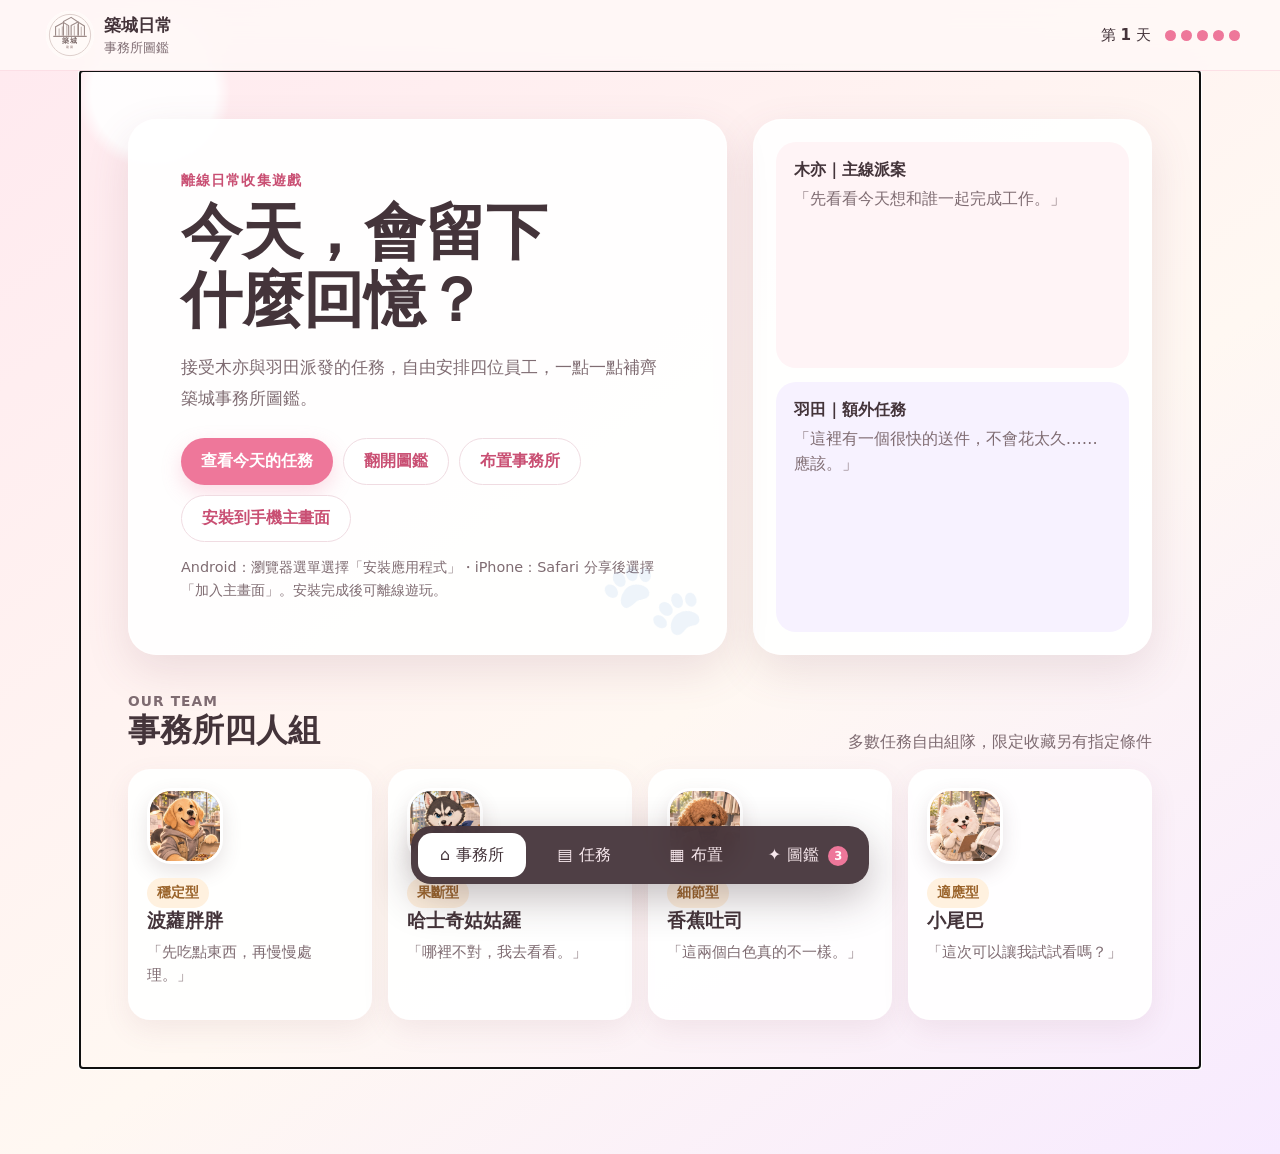
<file: index.html>
<!doctype html>
<html lang="zh-Hant">
<head>
  <meta charset="utf-8">
  <meta name="viewport" content="width=device-width, initial-scale=1, viewport-fit=cover">
  <meta name="theme-color" content="#f58ca9">
  <meta name="description" content="築城事務所的離線日常收集遊戲">
  <meta name="mobile-web-app-capable" content="yes">
  <meta name="apple-mobile-web-app-capable" content="yes">
  <meta name="apple-mobile-web-app-status-bar-style" content="default">
  <meta name="apple-mobile-web-app-title" content="築城日常">
  <link rel="manifest" href="manifest.webmanifest">
  <link rel="icon" href="assets/brand-logo.svg?v=9" type="image/svg+xml">
  <link rel="apple-touch-icon" sizes="180x180" href="assets/icon-180.png">
  <link rel="stylesheet" href="styles.css?v=29">
  <title>築城日常圖鑑</title>
</head>
<body>
  <div class="game-shell">
    <header class="topbar">
      <button class="brand" type="button" data-view="office" aria-label="回到事務所">
        <img src="assets/brand-logo.svg?v=9" alt="">
        <span><strong>築城日常</strong><small>事務所圖鑑</small></span>
      </button>
      <div class="day-status">
        <span>第 <strong id="day-number">1</strong> 天</span>
        <span class="action-pips" id="action-pips" aria-label="今日剩餘行動"></span>
      </div>
    </header>

    <main id="app" tabindex="-1"></main>

    <nav class="bottom-nav" aria-label="主要功能">
      <button type="button" data-view="office"><span>⌂</span>事務所</button>
      <button type="button" data-view="missions"><span>▤</span>任務</button>
      <button type="button" data-view="layout"><span>▦</span>布置</button>
      <button type="button" data-view="album"><span>✦</span>圖鑑 <b id="album-count">0</b></button>
    </nav>
  </div>

  <dialog id="mission-dialog" class="sheet" aria-labelledby="mission-title">
    <button class="sheet-close" type="button" data-close aria-label="關閉">×</button>
    <div id="mission-dialog-content"></div>
  </dialog>

  <dialog id="result-dialog" class="result-dialog">
    <div id="result-dialog-content"></div>
  </dialog>

  <dialog id="collection-dialog" class="collection-dialog">
    <button class="collection-close" type="button" data-close-collection aria-label="關閉收藏詳情">×</button>
    <div id="collection-dialog-content"></div>
  </dialog>

  <noscript>這個遊戲需要啟用 JavaScript 才能進行。</noscript>
  <script src="app.js?v=29" defer></script>
</body>
</html>
</file>
<file: styles.css>
:root {
  color-scheme: light;
  font-family: "Noto Sans TC", "Microsoft JhengHei", system-ui, sans-serif;
  --ink: #44343a;
  --muted: #7f6c72;
  --pink: #ee779a;
  --pink-dark: #c94f73;
  --cream: #fff9f7;
  --paper: rgba(255, 255, 255, .92);
  --line: #f0dce2;
  --shadow: 0 16px 44px rgba(130, 80, 96, .14);
}

* { box-sizing: border-box; }
body {
  margin: 0;
  min-height: 100vh;
  color: var(--ink);
  background:
    radial-gradient(circle at 12% 8%, rgba(255,255,255,.9) 0 4%, transparent 5%),
    linear-gradient(145deg, #ffe9ef, #fff8f2 58%, #f7eaff);
  overscroll-behavior-y: none;
}
button { font: inherit; color: inherit; }
.button, .bottom-nav button, .employee-choice, .sheet-close, .collection-close { min-height: 44px; touch-action: manipulation; }
.game-shell { min-height: 100vh; padding-bottom: 86px; }
.topbar {
  position: sticky; top: 0; z-index: 5;
  display: flex; align-items: center; justify-content: space-between;
  padding: max(10px, env(safe-area-inset-top)) clamp(16px, 4vw, 40px) 10px;
  background: rgba(255, 249, 247, .86);
  border-bottom: 1px solid rgba(238,119,154,.18);
  backdrop-filter: blur(16px);
}
.brand { display: flex; align-items: center; gap: 10px; border: 0; background: none; cursor: pointer; text-align: left; }
.brand img { width: 48px; height: 48px; object-fit: contain; border-radius: 50%; background: white; }
.brand strong, .brand small { display: block; }
.brand strong { font-size: 1.05rem; }
.brand small { color: var(--muted); margin-top: 2px; }
.day-status { display: flex; align-items: center; gap: 14px; font-size: .95rem; }
.action-pips { display: flex; gap: 5px; }
.pip { width: 11px; height: 11px; border-radius: 50%; background: var(--line); box-shadow: inset 0 0 0 1px #dabfc8; }
.pip.on { background: var(--pink); box-shadow: none; }
#app { width: min(1120px, 100%); margin: 0 auto; padding: clamp(22px, 4vw, 48px); }
.hero { display: grid; grid-template-columns: 1.2fr .8fr; gap: 26px; align-items: stretch; }
.hero-copy, .panel { background: var(--paper); border: 1px solid rgba(255,255,255,.9); border-radius: 28px; box-shadow: var(--shadow); }
.hero-copy { padding: clamp(24px, 5vw, 52px); position: relative; overflow: hidden; }
.hero-copy::after { content: "🐾"; position: absolute; right: 24px; bottom: 8px; font-size: 5rem; opacity: .07; transform: rotate(-14deg); }
.eyebrow { margin: 0 0 8px; color: var(--pink-dark); font-weight: 800; letter-spacing: .08em; font-size: .86rem; }
h1, h2, h3, p { margin-top: 0; }
h1 { font-size: clamp(2rem, 5vw, 3.8rem); line-height: 1.12; margin-bottom: 18px; }
.lead { font-size: 1.08rem; line-height: 1.8; color: var(--muted); max-width: 42rem; }
.button-row { display: flex; flex-wrap: wrap; gap: 10px; margin-top: 24px; }
.button { border: 0; border-radius: 999px; padding: 12px 20px; font-weight: 800; cursor: pointer; background: var(--pink); color: white; box-shadow: 0 8px 20px rgba(238,119,154,.25); }
.button.secondary { background: white; color: var(--pink-dark); border: 1px solid var(--line); box-shadow: none; }
.button:disabled { opacity: .45; cursor: not-allowed; }
.boss-panel { padding: 22px; display: grid; gap: 14px; }
.speech { border-radius: 20px; padding: 18px; background: #fff4f6; }
.speech.alt { background: #f7f2ff; }
.speech strong { display: block; margin-bottom: 6px; }
.speech p { margin: 0; line-height: 1.55; color: var(--muted); }
.section-head { display: flex; justify-content: space-between; align-items: end; gap: 16px; margin: 38px 0 16px; }
.section-head h2 { margin: 0; font-size: clamp(1.5rem, 3vw, 2rem); }
.section-head p { margin: 0; color: var(--muted); }
.character-grid, .mission-grid, .album-grid { display: grid; grid-template-columns: repeat(4, minmax(0, 1fr)); gap: 16px; }
.character-card, .mission-card, .album-card { background: var(--paper); border: 1px solid rgba(255,255,255,.95); border-radius: 22px; padding: 18px; box-shadow: 0 10px 28px rgba(130,80,96,.09); }
.avatar { width: 76px; height: 76px; display: grid; place-items: center; border-radius: 24px; margin-bottom: 14px; background: var(--avatar); overflow: hidden; box-shadow: 0 8px 20px rgba(91,61,70,.14); border: 3px solid white; }
.avatar img { width: 100%; height: 100%; object-fit: cover; object-position: center 27%; transform: scale(1.16); }
.character-card h3, .mission-card h3 { margin-bottom: 7px; }
.character-card p, .mission-card p { color: var(--muted); line-height: 1.5; font-size: .93rem; }
.tag { display: inline-flex; border-radius: 99px; padding: 6px 10px; background: #fff1df; color: #9b642b; font-size: .875rem; font-weight: 800; }
.mission-card { display: flex; flex-direction: column; min-height: 220px; }
.mission-card.completed { opacity: .72; background: rgba(255,255,255,.68); }
.mission-card.completed h3::after { content: " ✓"; color: var(--pink-dark); }
.mission-card .tag { align-self: flex-start; }
.mission-tags { display: flex; flex-wrap: wrap; gap: 6px; align-items: center; }
.tag.new-task { background: #e9f7ef; color: #357450; }
.mission-card button { margin-top: auto; width: 100%; }
.mini-meta { display: flex; justify-content: space-between; gap: 8px; margin: 12px 0 18px; color: var(--muted); font-size: .86rem; }
.album-card { padding: 0; overflow: hidden; position: relative; width: 100%; color: inherit; text-align: left; font: inherit; }
.album-card.open { cursor: pointer; }
.album-card.open:hover, .album-card.open:focus-visible { transform: translateY(-3px); box-shadow: 0 15px 34px rgba(130,80,96,.17); }
.album-card.open:focus-visible { outline: 3px solid rgba(238,119,154,.45); outline-offset: 3px; }
.album-card.open::before { content: "點開大圖"; position: absolute; z-index: 2; left: 10px; top: 10px; padding: 5px 9px; border-radius: 99px; background: rgba(68,52,58,.76); color: white; font-size: .75rem; font-weight: 800; opacity: 0; transform: translateY(-3px); transition: .2s ease; }
.album-card.open:hover::before, .album-card.open:focus-visible::before { opacity: 1; transform: translateY(0); }
.album-section { margin-top: 34px; }
.album-series { display: inline-flex; align-items: center; gap: 8px; }
.album-series select { min-height: 44px; padding: 6px 12px; border: 1px solid var(--line); border-radius: 12px; background: white; color: var(--ink); font: inherit; }
.subsection-head { display: flex; justify-content: space-between; align-items: end; gap: 20px; margin-bottom: 14px; }
.subsection-head h3 { margin: 0; font-size: 1.35rem; }
.subsection-head p:last-child { color: var(--muted); margin: 0; }
.album-visual { aspect-ratio: 4 / 3; overflow: hidden; background: #eee3e6; }
.album-visual img { width: 100%; height: 100%; display: block; object-fit: cover; transition: transform .25s ease, filter .25s ease; }
.album-card.open:hover .album-visual img, .album-card.open:focus-visible .album-visual img { transform: scale(1.025); }
.personal-grid { grid-template-columns: repeat(3, minmax(0, 1fr)); }
.personal-grid .album-visual { aspect-ratio: 3 / 4; }
.album-card .album-info { padding: 15px 16px 17px; }
.album-card h3 { font-size: 1rem; margin-bottom: 5px; }
.album-card p { margin: 0; font-size: .9rem; color: var(--muted); line-height: 1.5; }
.album-card.locked .album-visual { position: relative; }
.album-card.locked .album-visual img { filter: blur(13px) grayscale(.75); transform: scale(1.1); opacity: .38; }
.album-card.locked .album-visual::after { content: "尚未解鎖"; position: absolute; inset: 0; display: grid; place-items: center; color: white; font-weight: 900; letter-spacing: .08em; text-shadow: 0 2px 12px rgba(55,35,42,.45); background: rgba(90,66,74,.12); }
.album-card.new::after { content: "NEW"; position: absolute; top: 10px; right: 10px; border-radius: 99px; padding: 5px 8px; background: var(--pink); color: white; font-size: .7rem; font-weight: 900; }
.progress { width: 150px; height: 9px; background: white; border-radius: 99px; overflow: hidden; box-shadow: inset 0 0 0 1px var(--line); }
.progress i { display: block; height: 100%; background: linear-gradient(90deg,var(--pink),#f6b56f); }
.empty { text-align: center; padding: 70px 20px; color: var(--muted); }
.bottom-nav { position: fixed; z-index: 8; left: 50%; bottom: 16px; transform: translateX(-50%); display: flex; gap: 4px; padding: 7px; border-radius: 20px; background: rgba(68,52,58,.94); box-shadow: 0 14px 42px rgba(56,35,42,.3); backdrop-filter: blur(16px); }
.bottom-nav button { min-width: 108px; border: 0; border-radius: 14px; padding: 10px 13px; color: #f7e8ed; background: transparent; cursor: pointer; }
.bottom-nav button.active { color: var(--ink); background: white; }
.bottom-nav span { margin-right: 6px; }
.bottom-nav b { display: inline-grid; place-items: center; min-width: 20px; height: 20px; margin-left: 4px; border-radius: 99px; background: var(--pink); color: white; font-size: .72rem; }
dialog { color: var(--ink); border: 0; padding: 0; }
dialog::backdrop { background: rgba(50,35,40,.55); backdrop-filter: blur(4px); }
.sheet { width: min(680px, calc(100% - 24px)); border-radius: 28px; padding: 28px; max-height: 90vh; overflow: auto; }
#mission-dialog[open] {
  --mission-edge-x: max(12px, env(safe-area-inset-left), env(safe-area-inset-right));
  --mission-edge-y: max(12px, env(safe-area-inset-top), env(safe-area-inset-bottom));
  position: fixed;
  inset: var(--mission-edge-y) var(--mission-edge-x);
  margin: auto;
  width: min(680px, calc(100% - 2 * var(--mission-edge-x)));
  height: fit-content;
  max-height: calc(100vh - 2 * var(--mission-edge-y));
  max-height: calc(100dvh - 2 * var(--mission-edge-y));
  overflow: auto;
  overscroll-behavior: contain;
}
#mission-dialog .eyebrow { padding-inline-end: 44px; }
.sheet-close { position: absolute; right: 17px; top: 14px; border: 0; background: none; font-size: 1.8rem; cursor: pointer; }
.employee-picker { display: grid; grid-template-columns: repeat(2, 1fr); gap: 10px; margin: 20px 0; }
.employee-choice { display: flex; gap: 10px; align-items: center; border: 1px solid var(--line); border-radius: 16px; padding: 12px; cursor: pointer; }
.employee-choice.selected { border-color: var(--pink); background: #fff5f7; box-shadow: inset 0 0 0 1px var(--pink); }
.employee-choice .dot { width: 36px; height: 36px; display: grid; place-items: center; border-radius: 12px; color: white; font-weight: 900; background: var(--avatar); }
.employee-choice .dot { overflow: hidden; border: 2px solid white; box-shadow: 0 3px 10px rgba(91,61,70,.12); }
.employee-choice .dot img { width: 100%; height: 100%; object-fit: cover; object-position: center 25%; transform: scale(1.15); }
.hint { background: #fff7e9; border-radius: 16px; padding: 14px; color: #765d3d; line-height: 1.55; }
.result-dialog { width: min(520px, calc(100% - 24px)); border-radius: 28px; text-align: center; padding: 28px; }
.unlock-image { width: 100%; max-height: 280px; object-fit: cover; border-radius: 20px; margin-bottom: 18px; }
.result-dialog p { color: var(--muted); line-height: 1.65; }
.collection-dialog { width: min(980px, calc(100% - 24px)); max-height: calc(100vh - 24px); border-radius: 28px; overflow: auto; background: #fffaf9; box-shadow: var(--shadow); }
.collection-close { position: absolute; z-index: 3; right: 14px; top: 12px; width: 42px; height: 42px; border: 0; border-radius: 50%; background: rgba(68,52,58,.82); color: white; font-size: 1.7rem; line-height: 1; cursor: pointer; }
.collection-detail { display: grid; grid-template-columns: minmax(0, 1.45fr) minmax(260px, .55fr); min-height: 520px; }
.collection-detail-visual { min-height: 420px; background: #eee3e6; }
.collection-detail-visual img { width: 100%; height: 100%; display: block; object-fit: cover; }
.collection-detail.personal { grid-template-columns: minmax(300px, .82fr) minmax(280px, 1.18fr); }
.collection-detail.personal .collection-detail-visual { background: #f8edf0; }
.collection-detail.personal .collection-detail-visual img { object-fit: contain; }
.collection-detail-copy { align-self: center; padding: clamp(28px, 5vw, 52px); }
.collection-detail-copy h2 { margin: 14px 0 12px; font-size: clamp(1.7rem, 4vw, 2.5rem); }
.collection-detail-copy p { color: var(--muted); font-size: 1rem; line-height: 1.8; }
.character-quote {
  margin: 0 0 16px;
  padding: 12px 16px;
  border-inline-start: 4px solid var(--pink-dark);
  border-radius: 8px;
  background: #fff0f4;
  font-size: clamp(1.1rem, 3vw, 1.4rem);
  font-weight: 800;
  line-height: 1.6;
}
.collection-detail-copy .collection-hint { margin-top: 24px; padding-top: 18px; border-top: 1px solid var(--line); color: var(--pink-dark); font-size: .92rem; }
.toast { position: fixed; left: 50%; bottom: 96px; transform: translateX(-50%); padding: 11px 18px; border-radius: 99px; background: var(--ink); color: white; z-index: 20; box-shadow: var(--shadow); }
.install-note { margin: 14px 0 0; color: var(--muted); font-size: .9rem; line-height: 1.6; }

.shop-layout { max-width: 640px; margin: 0 auto; padding: clamp(16px, 4vw, 32px); }
.shop-layout > p { line-height: 1.6; }
.shop-options { display: flex; flex-wrap: wrap; gap: 8px; margin-bottom: 14px; }
.shop-options button { min-height: 44px; }
.shop-options button[aria-pressed] {
  border: 1px solid var(--line);
  border-radius: 14px;
  padding: 6px 12px;
  background: white;
  cursor: pointer;
}
.shop-options button[aria-pressed="true"] { background: #fde3ed; border-color: var(--pink-dark); }
.shop-rule { padding: 10px 12px; border-radius: 12px; background: #fff1df; }
.shop-plan-label, .shop-grid { width: min(100%, 420px); margin-inline: auto; }
.shop-plan-label { display: flex; flex-wrap: wrap; justify-content: space-between; gap: 6px; margin-bottom: 8px; }
.shop-plan-label span { padding-inline: 6px; border-radius: 6px; background: #e6f3f3; }
.shop-grid {
  display: grid;
  grid-template-columns: repeat(var(--shop-columns), minmax(0, 1fr));
  gap: 4px;
  margin-bottom: 16px;
}
.shop-cell {
  display: grid;
  place-items: center;
  aspect-ratio: 1;
  min-height: 44px;
  border: 1px solid #d8bec9;
  border-radius: 6px;
  background: #fffaf8;
  padding: 0;
  font-size: .875rem;
  font-weight: 800;
  cursor: pointer;
  touch-action: manipulation;
}
.shop-cell.shop-zone { background: #e6f3f3; border-color: #87afb2; }
.shop-cell.occupied { background: #f9d5e4; }
.shop-cell[aria-pressed="true"] { outline: 2px solid var(--pink-dark); outline-offset: -3px; }
.shop-cell.entry { background: #e9f7ef; color: #295d44; cursor: default; }
.shop-feedback { min-height: 1.6em; margin: 0; font-weight: 700; }
.furniture-option { display: inline-flex; align-items: center; gap: 8px; }
.furniture {
  position: relative; display: block; width: 82%; max-width: 54px; aspect-ratio: 1;
  --wood: #d3a47d; --edge: #765444; --cushion: #ce8799;
}
.furniture-option .furniture { width: 29px; flex: 0 0 29px; }
.furniture i { position: absolute; display: block; }
.furniture i:first-child {
  inset: 20% 12%; border: 1px solid var(--edge); border-radius: 4px;
  background: repeating-linear-gradient(8deg, #ffffff20 0 1px, transparent 1px 5px), var(--wood);
  box-shadow: 0 2px 0 #61463855;
}
.furniture-table i:first-child { inset: 17% 27%; border-radius: 50%; }
.furniture-table i:nth-child(2), .furniture-table i:nth-child(3) {
  inset: 31% auto 31% 4%; width: 20%; border: 1px solid #86576a; border-radius: 30%;
  background: var(--cushion);
}
.furniture-table i:nth-child(3) { left: auto; right: 4%; }
.furniture-counter i:first-child, .furniture-wrap i:first-child { inset: 26% 5%; }
.furniture-counter i:nth-child(2), .furniture-wrap i:nth-child(2) {
  top: 33%; right: 15%; width: 25%; height: 24%; background: #4d5652; border-radius: 2px;
  box-shadow: inset 0 2px #91a49a;
}
.furniture-bench i:first-child { inset: 22% 5%; background: #b08bad; border-color: #775775; }
.furniture-bench i:nth-child(2) { inset: 28% 11% 56%; background: #7f5e80; border-radius: 3px; }
.furniture-bench i:nth-child(3) { inset: 49% 11% 31%; background: #dec2d4; border-radius: 3px; }
.furniture-rack i:first-child, .furniture-vases i:first-child { inset: 18% 12%; }
.furniture-rack i:nth-child(2), .furniture-vases i:nth-child(2) {
  inset: 29% 19%; background: repeating-linear-gradient(90deg, #f4e8d5 0 17%, #a9806d 17% 25%);
}
.furniture-stand i:first-child { inset: 15%; border-radius: 28%; background: #bd9370; }
.furniture-stand i:nth-child(2), .furniture-stand i:nth-child(3) {
  width: 33%; aspect-ratio: 1; border-radius: 50%; top: 25%; left: 20%;
  background: radial-gradient(circle, #f5b3cb 0 29%, #527d52 32% 62%, #79523f 64%);
}
.furniture-stand i:nth-child(3) { top: 44%; left: 45%; background: radial-gradient(circle, #f4d095 0 29%, #648952 32% 62%, #79523f 64%); }
.furniture-case i:first-child { inset: 21% 7%; background: #b8d7d6; border-color: #52787b; }
.furniture-case i:nth-child(2) {
  inset: 30% 16%; border-radius: 3px;
  background: radial-gradient(circle, #c17a63 0 30%, #f5ddbb 34% 54%, transparent 58%) 0 0 / 33% 50%;
}
.furniture-office i:first-child { inset: 14% 8% 43%; }
.furniture-office i:nth-child(2) { inset: 54% 32% 12%; background: #aa789d; border: 1px solid #76506b; border-radius: 5px; }
.furniture-office i:nth-child(3) { inset: 20% 30% 65%; background: #626a65; border-radius: 2px; }
.office-design h2 { margin-top: 14px; }
.office-plan { max-width: 980px; }
.office-tools { align-items: center; }
.office-scroll { overflow-x: auto; padding-bottom: 8px; }
.office-floor {
  display: grid; grid-template-columns: 1.5rem repeat(11, minmax(58px, 1fr)); gap: 4px;
  min-width: 730px; padding: 6px; background: #e5d2c5; border: 2px solid #917761; border-radius: 8px;
}
.office-axis { align-self: center; text-align: center; font-size: .82rem; font-weight: 700; }
.office-seat, .office-locked {
  display: grid; place-items: center; min-width: 0; min-height: 72px; text-align: center;
  border-radius: 5px; font-size: .8rem; line-height: 1.2;
}
.office-seat { grid-template-rows: 1fr auto; padding: 3px 1px; border: 1px solid #ccb0a0; background: #f9efe7; cursor: pointer; overflow-wrap: anywhere; }
.office-seat.has-furniture { background: #fff9ee; cursor: grab; touch-action: none; user-select: none; }
.office-seat.drag-source { opacity: .55; cursor: grabbing; }
.office-seat.drag-target { outline: 2px dashed #476e5b; outline-offset: -3px; }
.office-seat[aria-pressed="true"] { outline: 2px solid var(--pink-dark); outline-offset: -2px; background: #fce2eb; }
.office-model { width: 37px; aspect-ratio: 1; transform: rotate(var(--angle)); display: grid; place-items: center; }
.office-model .furniture { width: 100%; }
.furniture-copier i:first-child { inset: 15% 16%; background: #dedfdf; border-color: #656c70; }
.furniture-copier i:nth-child(2) { inset: 20% 23% 53%; background: #667d87; border-radius: 2px; }
.furniture-copier i:nth-child(3) { inset: 55% 28% 25%; background: #fff; border: 1px solid #8b9295; }
.furniture-low-cabinet i:first-child { inset: 28% 9%; background-color: #bd8e68; }
.furniture-low-cabinet i:nth-child(2) { inset: 44% 18% 40%; border-left: 4px solid #664b3d; border-right: 4px solid #664b3d; }
.office-locked { font-weight: 700; border: 1px solid #afbbad; }
.locked-entry { background: #e0eee1; }
.locked-balcony { background: #cde5d3; }
.locked-wc { background: #d9e8f0; border-color: #a6bbc6; }
.office-note { min-height: 1.6em; margin: 10px 0 0; }
.desk-inventory button[aria-pressed] { width: 60px; height: 60px; padding: 0; }
.desk-art { display: block; width: 100%; aspect-ratio: 1; pointer-events: none; background: url('assets/desk-props-v23.png') var(--art-x) var(--art-y) / 400% 400% no-repeat; }
.desk-scene {
  position: relative; isolation: isolate; height: clamp(245px, 63vw, 355px);
  border-radius: 16px; overflow: hidden; margin-bottom: 14px;
  background: linear-gradient(#f2e5df 70%, #d9b79b 70%);
}
.desk-wall {
  position: absolute; z-index: -2; inset: 8% auto auto 12%; width: 30%; height: 29%;
  border: 5px solid #d3a987; background: linear-gradient(150deg, #b7d5d7, #e9f5e8);
}
.desk-surface {
  position: absolute; z-index: -1; inset: 30% 2% 7%;
  clip-path: polygon(17% 0, 83% 0, 100% 88%, 100% 97%, 0 97%, 0 88%);
  background: linear-gradient(transparent 88%, #9b6748 88%), repeating-linear-gradient(7deg, #ddad85 0 7px, #dfb28d 7px 9px);
}
.desk-placement { position: absolute; inset: 30% 2% 14%; }
.desk-hit-area {
  position: absolute; inset: 0; width: 100%; height: 100%; padding: 0; border: none;
  clip-path: polygon(17% 0, 83% 0, 100% 100%, 0 100%); background: transparent; cursor: crosshair; touch-action: manipulation;
}
.desk-hit-area:focus-visible { background: #fff8e744; }
.desk-object {
  position: absolute; z-index: var(--depth); left: var(--x); top: var(--y); transform: translate(-50%, -78%);
  width: clamp(46px, 15%, 78px); aspect-ratio: 1; border: none; padding: 0;
  background: transparent; border-radius: 8px; cursor: grab; touch-action: manipulation;
}
.desk-object[aria-pressed="true"] { outline: 2px solid #794e5777; }

@media (max-width: 820px) {
  .hero { grid-template-columns: 1fr; }
  .character-grid, .mission-grid, .album-grid { grid-template-columns: repeat(2, minmax(0, 1fr)); }
  .personal-grid { grid-template-columns: repeat(2, minmax(0, 1fr)); }
  .collection-detail, .collection-detail.personal { grid-template-columns: 1fr; }
  .collection-detail-visual { min-height: 0; aspect-ratio: 4 / 3; }
  .collection-detail.personal .collection-detail-visual { aspect-ratio: 3 / 4; max-height: 65vh; }
}
@media (max-width: 520px) {
  .topbar { padding-left: 12px; padding-right: 12px; }
  .brand { gap: 7px; }
  .brand img { width: 42px; height: 42px; }
  .brand strong { font-size: .95rem; }
  .brand small { display: none; }
  .day-status { gap: 8px; font-size: .88rem; }
  .action-pips { gap: 3px; }
  .pip { width: 9px; height: 9px; }
  #app { padding: 18px 14px 118px; }
  .hero-copy, .panel { border-radius: 22px; }
  .hero-copy { padding: 26px 20px; }
  .lead { font-size: 1rem; line-height: 1.7; }
  .button-row { display: grid; grid-template-columns: 1fr; }
  .button-row .button { width: 100%; }
  .character-grid, .mission-grid, .album-grid { grid-template-columns: 1fr; }
  .subsection-head { display: block; }
  .subsection-head p:last-child { margin-top: 7px; }
  .bottom-nav { width: calc(100% - 24px); bottom: max(10px, env(safe-area-inset-bottom)); }
  .bottom-nav button { flex: 1; min-width: 0; font-size: .88rem; }
  .bottom-nav button { padding-inline: 4px; white-space: nowrap; }
  .bottom-nav button > span { display: none; }
  .employee-picker { grid-template-columns: 1fr; }
  .result-dialog {
    width: calc(100% - 20px);
    max-width: 520px;
    max-height: calc(100dvh - 32px - env(safe-area-inset-top) - env(safe-area-inset-bottom));
    margin: auto;
    border-radius: 24px;
    overflow: auto;
  }
  .sheet { padding: 22px 16px; border-radius: 24px; }
  .sheet-close { right: 8px; top: 6px; min-width: 44px; }
  .collection-dialog {
    width: calc(100% - 20px);
    max-width: 520px;
    max-height: calc(100dvh - 32px - env(safe-area-inset-top) - env(safe-area-inset-bottom));
    margin: auto;
    border-radius: 24px;
    overflow: auto;
  }
  .collection-detail, .collection-detail.personal { display: block; min-height: 0; }
  .collection-detail-visual { width: 100%; min-height: 0; max-height: 42dvh; aspect-ratio: 4 / 3; }
  .collection-detail.personal .collection-detail-visual { max-height: 48dvh; aspect-ratio: 4 / 5; }
  .collection-detail-copy { padding: 20px 20px max(24px, env(safe-area-inset-bottom)); }
  .collection-detail-copy h2 { margin: 10px 0 8px; font-size: 1.55rem; }
  .collection-detail-copy p { line-height: 1.65; }
  .collection-detail-copy .collection-hint { margin-top: 16px; padding-top: 14px; }
  .collection-close { top: 10px; right: 10px; }
}
</file>
